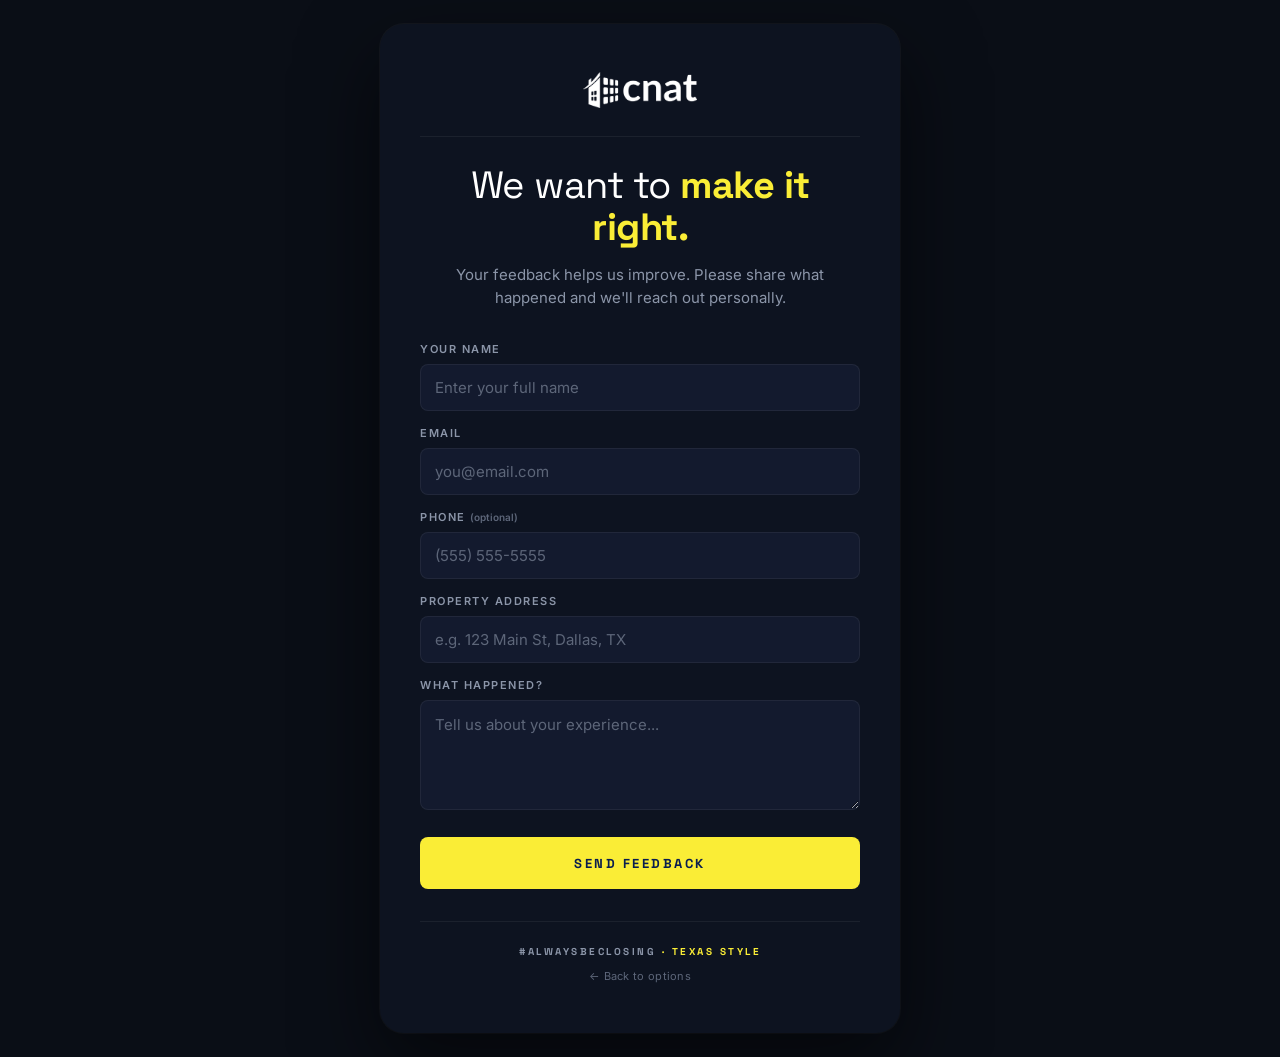
<file: feedback-form/index.html>
<!DOCTYPE html>
<html lang="en">
<head>
<meta charset="UTF-8">
<meta name="viewport" content="width=device-width, initial-scale=1.0, viewport-fit=cover">
<meta name="theme-color" content="#0a0e16">
<title>We want to make it right — CNAT Title</title>
<meta name="description" content="Your feedback helps us improve. Share what happened — we read every word and we'll reach out personally.">
<meta name="robots" content="noindex">

<meta property="og:type" content="website">
<meta property="og:url" content="https://cnattitle.tech/feedback-form">
<meta property="og:title" content="We want to make it right — CNAT Title">
<meta property="og:description" content="Tell us what happened. We read every word.">
<meta property="og:image" content="https://cnattitle.tech/assets/og-review.png?v=2">
<meta name="twitter:card" content="summary_large_image">
<meta name="twitter:image" content="https://cnattitle.tech/assets/og-review.png?v=2">

<link rel="icon" href="/assets/favicon.ico?v=3">
<link rel="icon" type="image/png" sizes="192x192" href="/assets/favicon-192.png?v=3">
<link rel="icon" type="image/png" sizes="512x512" href="/assets/icon-512.png?v=3">
<link rel="apple-touch-icon" sizes="180x180" href="/assets/apple-touch-icon.png?v=3">
<link rel="preconnect" href="https://fonts.googleapis.com">
<link rel="preconnect" href="https://fonts.gstatic.com" crossorigin>
<link href="https://fonts.googleapis.com/css2?family=Inter:wght@400;500;600;700&family=Space+Grotesk:wght@300;400;500;700;800&display=swap" rel="stylesheet">
<link rel="stylesheet" href="/assets/styles.css?v=5">
</head>
<body>
<main class="container">
  <header class="brand-bar">
    <a class="brand-logo" href="https://cnattitle.com" aria-label="CNAT Title — Community National Title">
      <img src="/assets/cnat-logo-white.png?v=2" alt="CNAT Title">
    </a>
  </header>

  <section class="hero">
    <h1>We want to <span class="accent">make it right.</span></h1>
    <p class="lead">Your feedback helps us improve. Please share what happened and we'll reach out personally.</p>
  </section>

  <form class="form-card" id="feedbackForm" novalidate>
    <div class="form-row">
      <label for="name">Your name</label>
      <input id="name" name="name" type="text" autocomplete="name" placeholder="Enter your full name" required>
    </div>
    <div class="form-row">
      <label for="email">Email</label>
      <input id="email" name="email" type="email" autocomplete="email" placeholder="you@email.com" required>
    </div>
    <div class="form-row">
      <label for="phone">Phone <span style="text-transform:none;letter-spacing:0;font-size:10px;color:var(--muted-2);">(optional)</span></label>
      <input id="phone" name="phone" type="tel" autocomplete="tel" placeholder="(555) 555-5555">
    </div>
    <div class="form-row">
      <label for="property">Property address</label>
      <input id="property" name="property" type="text" autocomplete="street-address" placeholder="e.g. 123 Main St, Dallas, TX" required>
    </div>
    <div class="form-row">
      <label for="message">What happened?</label>
      <textarea id="message" name="message" placeholder="Tell us about your experience..." required></textarea>
    </div>
    <div class="form-error" id="formError" role="alert"></div>
    <button class="btn" type="submit" id="submitBtn">Send feedback</button>
  </form>

  <footer class="footer">
    <div class="footer-tag">#AlwaysBeClosing <span class="gold">· Texas Style</span></div>
    <div><a href="/review">← Back to options</a></div>
  </footer>
</main>

<script>
(function() {
  // Posts to n8n workflow "CNAT cnattitle.tech — Review Feedback → GHL" (id jV8NSQOhdHXovMks)
  // Flow: webhook → upsert GHL contact (CNAT) → add note → email marketing@cnattitle.com → respond OK
  var WEBHOOK_URL = "https://n8n.cnattitle.tech/webhook/cnat-web-review-feedback";

  var form = document.getElementById('feedbackForm');
  var btn = document.getElementById('submitBtn');
  var err = document.getElementById('formError');

  form.addEventListener('submit', async function(e) {
    e.preventDefault();
    err.classList.remove('visible');
    err.textContent = '';

    var payload = {
      source: 'cnattitle.tech/feedback-form',
      submitted_at: new Date().toISOString(),
      name: document.getElementById('name').value.trim(),
      email: document.getElementById('email').value.trim(),
      phone: document.getElementById('phone').value.trim(),
      property_address: document.getElementById('property').value.trim(),
      message: document.getElementById('message').value.trim()
    };

    if (!payload.name || !payload.email || !payload.property_address || !payload.message) {
      err.textContent = 'Please fill in all required fields.';
      err.classList.add('visible');
      return;
    }

    btn.disabled = true;
    var originalText = btn.textContent;
    btn.textContent = 'Sending…';

    try {
      var res = await fetch(WEBHOOK_URL, {
        method: 'POST',
        headers: { 'Content-Type': 'application/json' },
        body: JSON.stringify(payload)
      });
      if (!res.ok && res.status !== 0) {
        throw new Error('Server responded ' + res.status);
      }
      window.location.href = '/thank-you';
    } catch (ex) {
      try {
        await fetch(WEBHOOK_URL, {
          method: 'POST',
          mode: 'no-cors',
          headers: { 'Content-Type': 'application/json' },
          body: JSON.stringify(payload)
        });
        window.location.href = '/thank-you';
      } catch (e2) {
        err.textContent = "We couldn't send that — please try again, or email us directly at hello@cnattitle.com.";
        err.classList.add('visible');
        btn.disabled = false;
        btn.textContent = originalText;
      }
    }
  });
})();
</script>
</body>
</html>
</file>
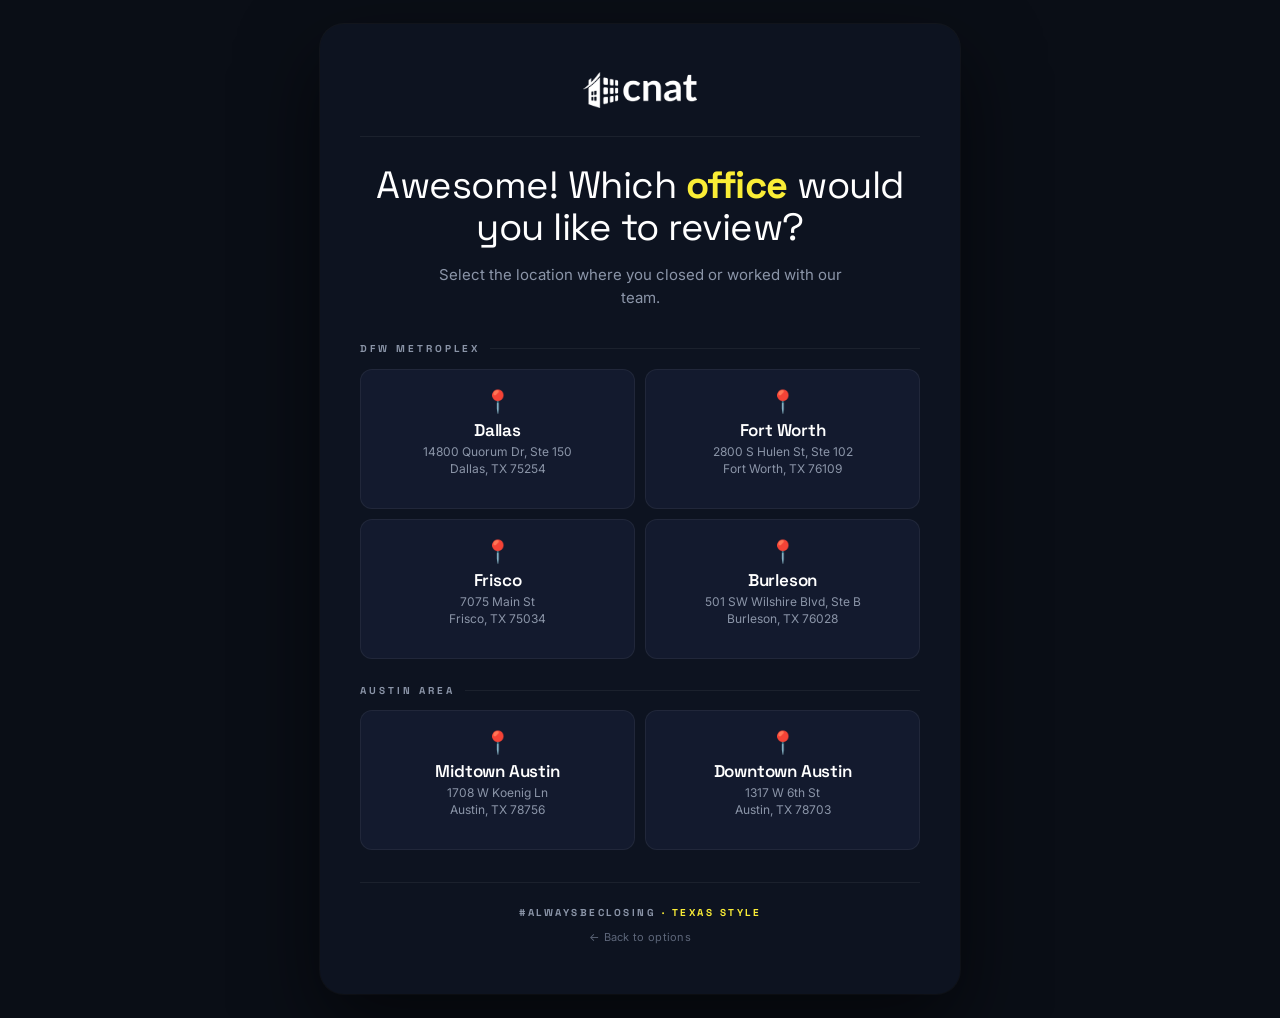
<file: locations-picker/index.html>
<!DOCTYPE html>
<html lang="en">
<head>
<meta charset="UTF-8">
<meta name="viewport" content="width=device-width, initial-scale=1.0, viewport-fit=cover">
<meta name="theme-color" content="#0a0e16">
<title>Select your location — CNAT Title Reviews</title>
<meta name="description" content="Pick the CNAT Title office where you closed. We'll take you to that location's Google review page.">
<meta name="robots" content="noindex">

<meta property="og:type" content="website">
<meta property="og:url" content="https://cnattitle.tech/locations-picker">
<meta property="og:title" content="Select your location — CNAT Title Reviews">
<meta property="og:description" content="Pick the CNAT office where you closed and leave a Google review.">
<meta property="og:image" content="https://cnattitle.tech/assets/og-review.png?v=2">
<meta name="twitter:card" content="summary_large_image">
<meta name="twitter:image" content="https://cnattitle.tech/assets/og-review.png?v=2">

<link rel="icon" href="/assets/favicon.ico?v=3">
<link rel="icon" type="image/png" sizes="192x192" href="/assets/favicon-192.png?v=3">
<link rel="icon" type="image/png" sizes="512x512" href="/assets/icon-512.png?v=3">
<link rel="apple-touch-icon" sizes="180x180" href="/assets/apple-touch-icon.png?v=3">
<link rel="preconnect" href="https://fonts.googleapis.com">
<link rel="preconnect" href="https://fonts.gstatic.com" crossorigin>
<link href="https://fonts.googleapis.com/css2?family=Inter:wght@400;500;600;700&family=Space+Grotesk:wght@300;400;500;700;800&display=swap" rel="stylesheet">
<link rel="stylesheet" href="/assets/styles.css?v=5">
</head>
<body>
<main class="container wide">
  <header class="brand-bar">
    <a class="brand-logo" href="https://cnattitle.com" aria-label="CNAT Title — Community National Title">
      <img src="/assets/cnat-logo-white.png?v=2" alt="CNAT Title">
    </a>
  </header>

  <section class="hero">
    <h1>Awesome! Which <span class="accent">office</span> would you like to review?</h1>
    <p class="lead">Select the location where you closed or worked with our team.</p>
  </section>

  <div class="loc-section">
    <div class="loc-section-label">DFW Metroplex</div>
    <div class="loc-grid">
      <a class="loc-card" href="https://g.page/r/CQre0xjLImjTEBM/review" target="_blank" rel="noopener">
        <span class="pin">📍</span>
        <div class="body">
          <div class="name">Dallas</div>
          <div class="addr">14800 Quorum Dr, Ste 150<br>Dallas, TX 75254</div>
        </div>
      </a>
      <a class="loc-card" href="https://g.page/r/CRkDePXNKR9-EBM/review" target="_blank" rel="noopener">
        <span class="pin">📍</span>
        <div class="body">
          <div class="name">Fort Worth</div>
          <div class="addr">2800 S Hulen St, Ste 102<br>Fort Worth, TX 76109</div>
        </div>
      </a>
      <a class="loc-card" href="https://g.page/r/CTYy4JSdMfCrEBM/review" target="_blank" rel="noopener">
        <span class="pin">📍</span>
        <div class="body">
          <div class="name">Frisco</div>
          <div class="addr">7075 Main St<br>Frisco, TX 75034</div>
        </div>
      </a>
      <a class="loc-card" href="https://g.page/r/CYES147pYTyJEBM/review" target="_blank" rel="noopener">
        <span class="pin">📍</span>
        <div class="body">
          <div class="name">Burleson</div>
          <div class="addr">501 SW Wilshire Blvd, Ste B<br>Burleson, TX 76028</div>
        </div>
      </a>
    </div>
  </div>

  <div class="loc-section">
    <div class="loc-section-label">Austin Area</div>
    <div class="loc-grid">
      <a class="loc-card" href="https://g.page/r/Ccyx48fspx4PEBM/review" target="_blank" rel="noopener">
        <span class="pin">📍</span>
        <div class="body">
          <div class="name">Midtown Austin</div>
          <div class="addr">1708 W Koenig Ln<br>Austin, TX 78756</div>
        </div>
      </a>
      <a class="loc-card" href="https://g.page/r/CbiEg0JSSDduEBM/review" target="_blank" rel="noopener">
        <span class="pin">📍</span>
        <div class="body">
          <div class="name">Downtown Austin</div>
          <div class="addr">1317 W 6th St<br>Austin, TX 78703</div>
        </div>
      </a>
    </div>
  </div>

  <footer class="footer">
    <div class="footer-tag">#AlwaysBeClosing <span class="gold">· Texas Style</span></div>
    <div><a href="/review">← Back to options</a></div>
  </footer>
</main>
</body>
</html>
</file>
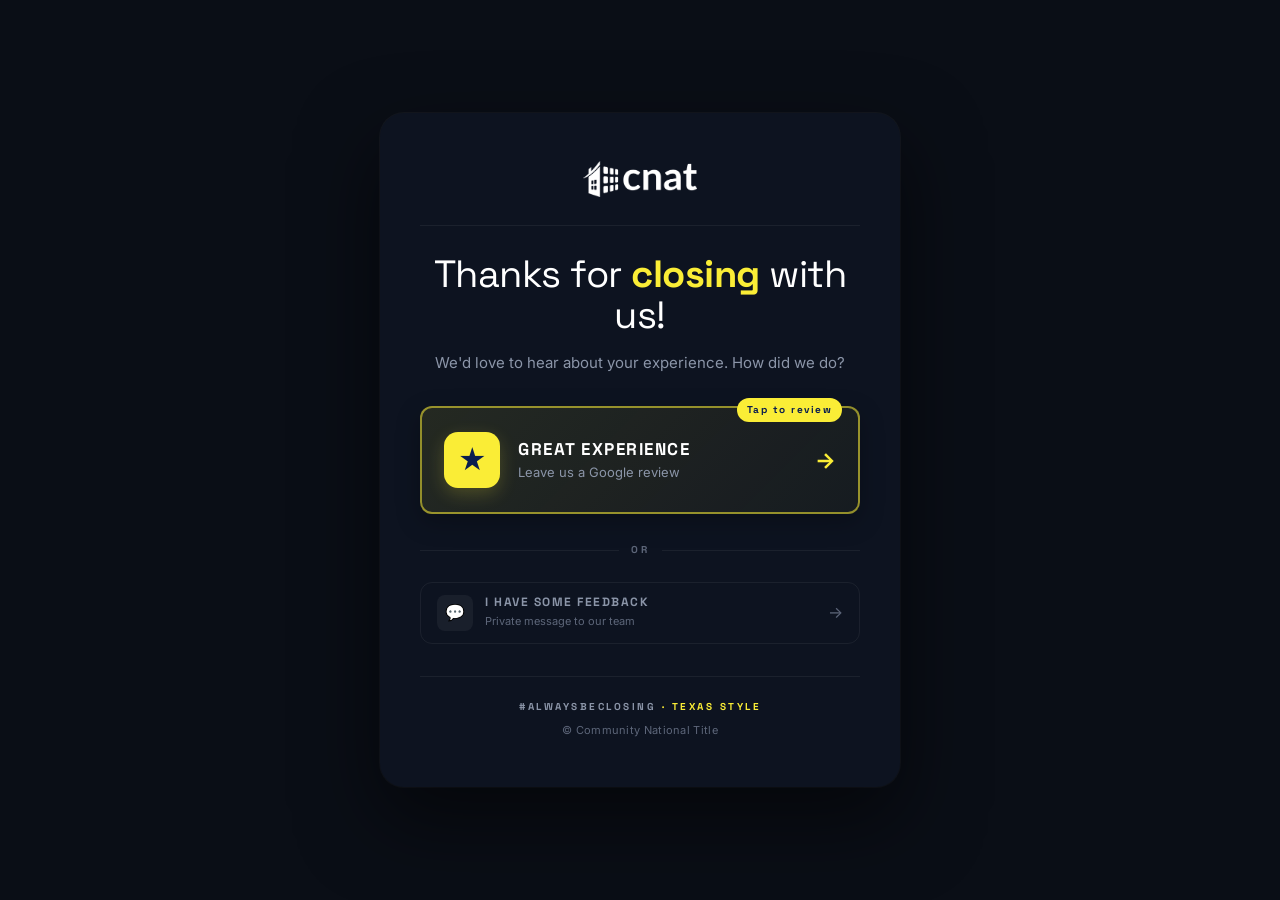
<file: review/index.html>
<!DOCTYPE html>
<html lang="en">
<head>
<meta charset="UTF-8">
<meta name="viewport" content="width=device-width, initial-scale=1.0, viewport-fit=cover">
<meta name="theme-color" content="#0a0e16">
<title>Thanks for closing with us — CNAT Title</title>
<meta name="description" content="Your closing is done. Tell us how it went — two clicks, sixty seconds.">
<meta name="robots" content="noindex">

<meta property="og:type" content="website">
<meta property="og:url" content="https://cnattitle.tech/review">
<meta property="og:title" content="Thanks for closing with us — CNAT Title">
<meta property="og:description" content="Your closing is done. Tell us how we did — two clicks, sixty seconds.">
<meta property="og:image" content="https://cnattitle.tech/assets/og-review.png?v=2">
<meta property="og:image:width" content="1200">
<meta property="og:image:height" content="630">
<meta property="og:image:alt" content="CNAT Title — Thanks for closing with us">
<meta property="og:site_name" content="CNAT Title">

<meta name="twitter:card" content="summary_large_image">
<meta name="twitter:title" content="Thanks for closing with us — CNAT Title">
<meta name="twitter:description" content="Your closing is done. Tell us how we did — two clicks, sixty seconds.">
<meta name="twitter:image" content="https://cnattitle.tech/assets/og-review.png?v=2">

<link rel="icon" href="/assets/favicon.ico?v=3">
<link rel="icon" type="image/png" sizes="192x192" href="/assets/favicon-192.png?v=3">
<link rel="icon" type="image/png" sizes="512x512" href="/assets/icon-512.png?v=3">
<link rel="apple-touch-icon" sizes="180x180" href="/assets/apple-touch-icon.png?v=3">
<link rel="preconnect" href="https://fonts.googleapis.com">
<link rel="preconnect" href="https://fonts.gstatic.com" crossorigin>
<link href="https://fonts.googleapis.com/css2?family=Inter:wght@400;500;600;700&family=Space+Grotesk:wght@300;400;500;700;800&display=swap" rel="stylesheet">
<link rel="stylesheet" href="/assets/styles.css?v=5">
</head>
<body>
<main class="container">
  <header class="brand-bar">
    <a class="brand-logo" href="https://cnattitle.com" aria-label="CNAT Title — Community National Title">
      <img src="/assets/cnat-logo-white.png?v=2" alt="CNAT Title">
    </a>
  </header>

  <section class="hero">
    <h1>Thanks for <span class="accent">closing</span> with us!</h1>
    <p class="lead">We'd love to hear about your experience. How did we do?</p>
  </section>

  <section class="choice-grid">
    <a class="choice" href="/locations-picker">
      <span class="badge">Tap to review</span>
      <div class="icon">★</div>
      <div class="copy">
        <h3>Great experience</h3>
        <p>Leave us a Google review</p>
      </div>
      <div class="arrow">→</div>
    </a>
    <div class="choice-divider">or</div>
    <a class="choice secondary" href="/feedback-form">
      <div class="icon">💬</div>
      <div class="copy">
        <h3>I have some feedback</h3>
        <p>Private message to our team</p>
      </div>
      <div class="arrow">→</div>
    </a>
  </section>

  <footer class="footer">
    <div class="footer-tag">#AlwaysBeClosing <span class="gold">· Texas Style</span></div>
    <div>© Community National Title</div>
  </footer>
</main>
</body>
</html>
</file>
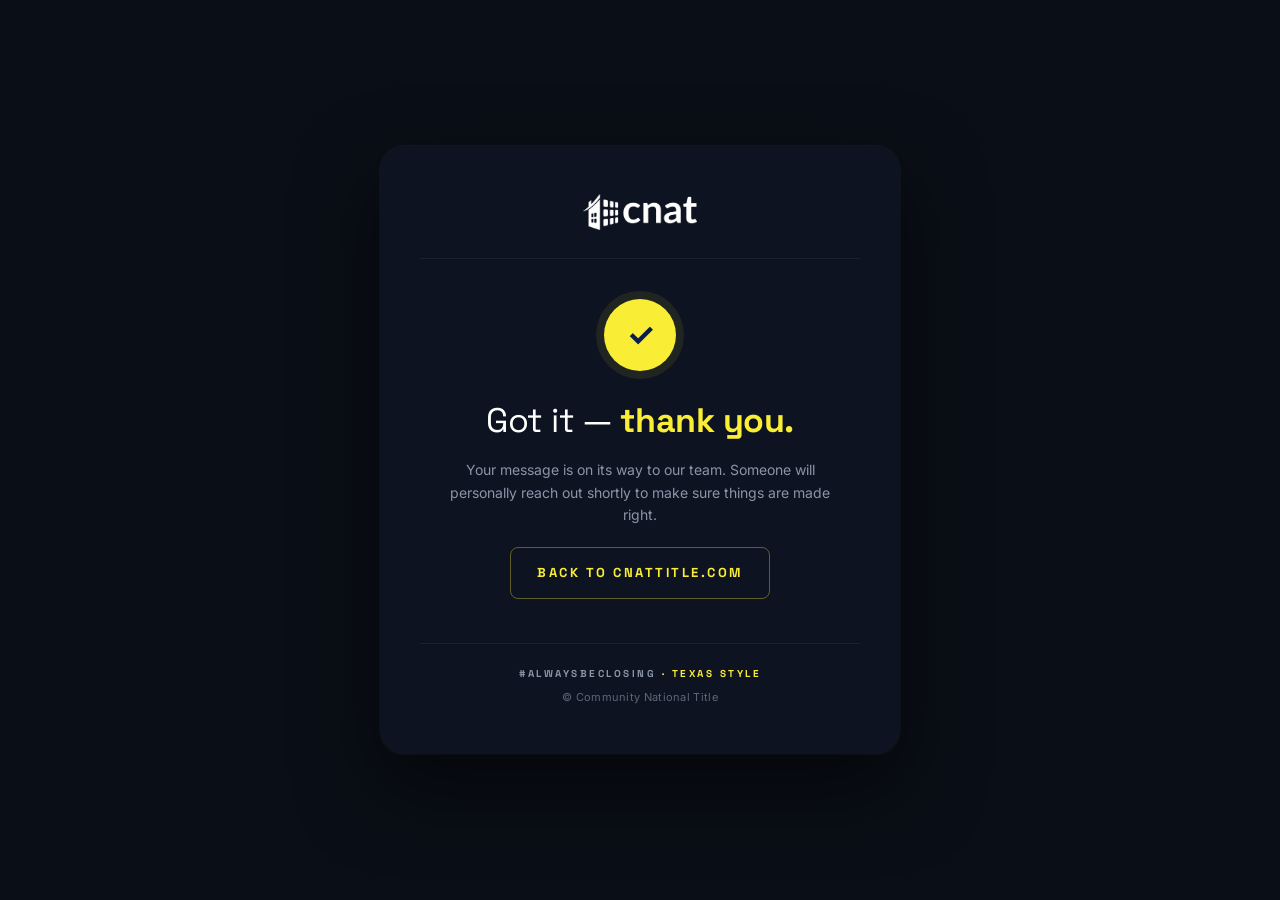
<file: thank-you/index.html>
<!DOCTYPE html>
<html lang="en">
<head>
<meta charset="UTF-8">
<meta name="viewport" content="width=device-width, initial-scale=1.0, viewport-fit=cover">
<meta name="theme-color" content="#0a0e16">
<title>Thank you — CNAT Title</title>
<meta name="description" content="Thanks for your feedback. Someone from our team will reach out shortly.">
<meta name="robots" content="noindex">

<meta property="og:type" content="website">
<meta property="og:url" content="https://cnattitle.tech/thank-you">
<meta property="og:title" content="Thank you — CNAT Title">
<meta property="og:description" content="We got your message. Someone from our team will reach out shortly.">
<meta property="og:image" content="https://cnattitle.tech/assets/og-review.png?v=2">
<meta name="twitter:card" content="summary_large_image">
<meta name="twitter:image" content="https://cnattitle.tech/assets/og-review.png?v=2">

<link rel="icon" href="/assets/favicon.ico?v=3">
<link rel="icon" type="image/png" sizes="192x192" href="/assets/favicon-192.png?v=3">
<link rel="icon" type="image/png" sizes="512x512" href="/assets/icon-512.png?v=3">
<link rel="apple-touch-icon" sizes="180x180" href="/assets/apple-touch-icon.png?v=3">
<link rel="preconnect" href="https://fonts.googleapis.com">
<link rel="preconnect" href="https://fonts.gstatic.com" crossorigin>
<link href="https://fonts.googleapis.com/css2?family=Inter:wght@400;500;600;700&family=Space+Grotesk:wght@300;400;500;700;800&display=swap" rel="stylesheet">
<link rel="stylesheet" href="/assets/styles.css?v=5">
</head>
<body>
<main class="container">
  <header class="brand-bar">
    <a class="brand-logo" href="https://cnattitle.com" aria-label="CNAT Title — Community National Title">
      <img src="/assets/cnat-logo-white.png?v=2" alt="CNAT Title">
    </a>
  </header>

  <section class="success-card">
    <div class="success-mark">✓</div>
    <h1>Got it — <span class="accent">thank you.</span></h1>
    <p>Your message is on its way to our team. Someone will personally reach out shortly to make sure things are made right.</p>
    <a class="btn secondary" href="https://cnattitle.com" style="max-width:260px;">Back to cnattitle.com</a>
  </section>

  <footer class="footer">
    <div class="footer-tag">#AlwaysBeClosing <span class="gold">· Texas Style</span></div>
    <div>© Community National Title</div>
  </footer>
</main>
</body>
</html>
</file>
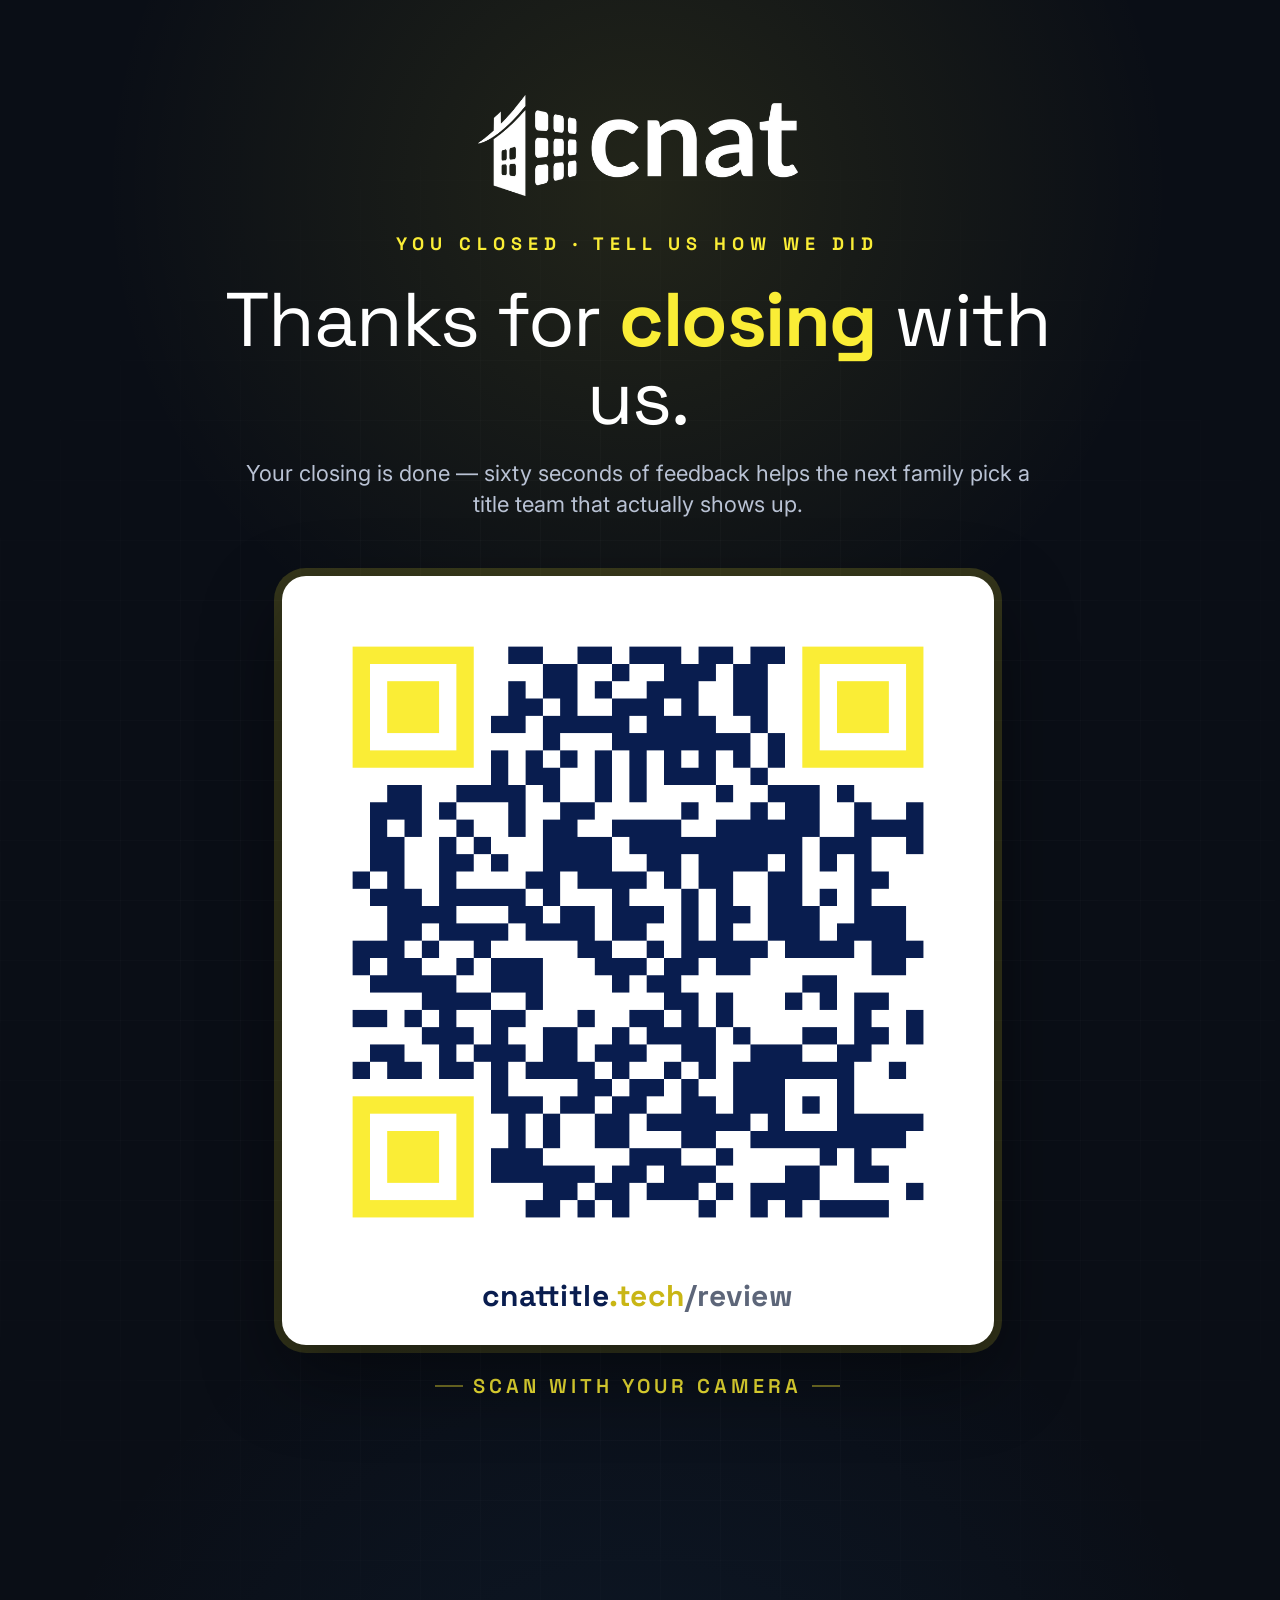
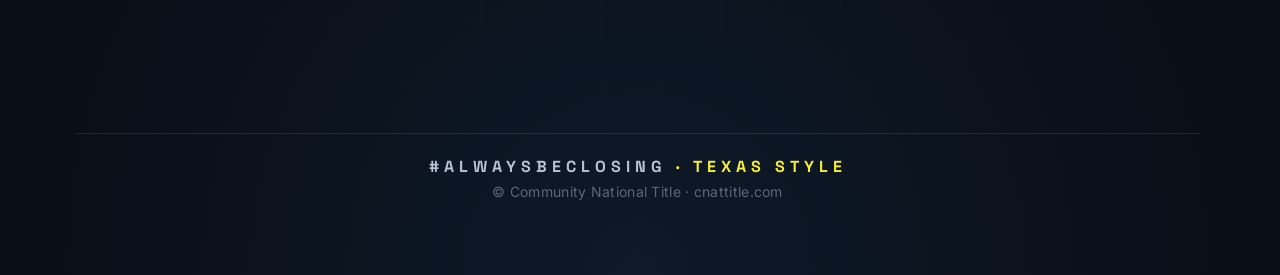
<file: print/4x6-review-qr.html>
<!DOCTYPE html>
<html lang="en">
<head>
<meta charset="UTF-8">
<title>CNAT · 4x6 Print · Review QR</title>
<link href="https://fonts.googleapis.com/css2?family=Inter:wght@400;500;600;700&family=Space+Grotesk:wght@300;400;500;600;700;800&display=swap" rel="stylesheet">
<style>
  /* 4x6 inches at 300 DPI with 0.125" bleed each side = 4.25x6.25 in = 1275x1875 px */
  * { margin: 0; padding: 0; box-sizing: border-box; }
  html, body {
    width: 1275px; height: 1875px; overflow: hidden;
    font-family: 'Inter', sans-serif;
    color: #fff;
  }
  body {
    width: 1275px; height: 1875px;
    background: #0a0e16;
    position: relative;
    display: flex; flex-direction: column;
  }

  /* Decorative background layers */
  .bg-glow {
    position: absolute; inset: 0;
    background:
      radial-gradient(ellipse 60% 40% at 50% 10%, rgba(250,237,54,0.10), transparent 70%),
      radial-gradient(ellipse 70% 50% at 50% 100%, rgba(45,125,210,0.10), transparent 70%);
    pointer-events: none;
  }
  .grid {
    position: absolute; inset: 0;
    background-image:
      linear-gradient(rgba(255,255,255,0.025) 1px, transparent 1px),
      linear-gradient(90deg, rgba(255,255,255,0.025) 1px, transparent 1px);
    background-size: 60px 60px;
    mask-image: radial-gradient(ellipse 80% 60% at 50% 50%, rgba(0,0,0,0.85) 40%, transparent 85%);
  }

  /* Safe zone — 0.125" trim + 0.125" safe area inset (0.25" from each edge) */
  .frame {
    position: relative;
    z-index: 2;
    flex: 1;
    padding: 75px 75px;            /* 0.25" safe zone */
    display: flex; flex-direction: column;
    align-items: center;
    text-align: center;
  }

  /* Header — logo */
  .logo {
    width: 320px;
    margin-top: 20px;
  }
  .logo img { width: 100%; height: auto; display: block; }

  .eyebrow {
    margin-top: 36px;
    font-family: 'Space Grotesk', sans-serif;
    font-size: 18px;
    font-weight: 700;
    letter-spacing: 6px;
    text-transform: uppercase;
    color: #faed36;
  }

  /* Headline */
  h1 {
    margin-top: 26px;
    font-family: 'Space Grotesk', sans-serif;
    font-weight: 400;
    font-size: 76px;
    line-height: 1.02;
    letter-spacing: -1.5px;
    max-width: 880px;
  }
  h1 .accent {
    color: #faed36;
    font-weight: 700;
  }

  .lead {
    margin-top: 22px;
    font-size: 22px;
    line-height: 1.4;
    color: #b9c2d4;
    max-width: 800px;
    font-weight: 400;
  }

  /* QR card */
  .qr-card {
    margin-top: 56px;
    background: #ffffff;
    padding: 36px 36px 30px;
    border-radius: 24px;
    box-shadow:
      0 30px 80px rgba(0,0,0,0.45),
      0 0 0 8px rgba(250,237,54,0.18);
    position: relative;
  }
  .qr-card .qr-wrap {
    width: 640px; height: 640px;
    display: block;
  }
  .qr-card .qr-wrap img { width: 100%; height: 100%; display: block; }

  .qr-url {
    margin-top: 24px;
    font-family: 'Space Grotesk', sans-serif;
    font-weight: 700;
    font-size: 30px;
    letter-spacing: 0.5px;
    color: #091d4f;
    text-align: center;
  }
  .qr-url .acc { color: #c9b615; }
  .qr-url .dim { color: #5d6679; }

  .qr-helper {
    margin-top: 28px;
    font-family: 'Space Grotesk', sans-serif;
    font-weight: 600;
    font-size: 20px;
    letter-spacing: 4px;
    text-transform: uppercase;
    color: #faed36;
    display: inline-flex; align-items: center; gap: 10px;
  }
  .qr-helper::before, .qr-helper::after {
    content: ""; width: 28px; height: 2px; background: rgba(250,237,54,0.45);
  }

  /* Spacer pushes footer to bottom */
  .spacer { flex: 1; min-height: 20px; }

  /* Footer */
  .footer {
    width: 100%;
    padding-top: 22px;
    border-top: 1px solid rgba(255,255,255,0.10);
    display: flex; flex-direction: column; align-items: center; gap: 6px;
  }
  .footer .tag {
    font-family: 'Space Grotesk', sans-serif;
    font-size: 16px;
    font-weight: 700;
    letter-spacing: 5px;
    text-transform: uppercase;
    color: #b9c2d4;
  }
  .footer .tag .gold { color: #faed36; }
  .footer .copy {
    font-size: 14px;
    color: #5d6679;
    letter-spacing: 0.3px;
  }
</style>
</head>
<body>
  <div class="bg-glow"></div>
  <div class="grid"></div>

  <div class="frame">
    <div class="logo">
      <img src="../assets/cnat-logo-white.png" alt="CNAT Title">
    </div>

    <div class="eyebrow">You closed · Tell us how we did</div>

    <h1>Thanks for <span class="accent">closing</span> with us.</h1>
    <p class="lead">Your closing is done — sixty seconds of feedback helps the next family pick a title team that actually shows up.</p>

    <div class="qr-card">
      <div class="qr-wrap"><img src="../assets/qr-review-print.png" alt="QR code"></div>
      <div class="qr-url">cnattitle<span class="acc">.tech</span><span class="dim">/review</span></div>
    </div>

    <div class="qr-helper">Scan with your camera</div>

    <div class="spacer"></div>

    <div class="footer">
      <div class="tag">#AlwaysBeClosing <span class="gold">· Texas Style</span></div>
      <div class="copy">© Community National Title · cnattitle.com</div>
    </div>
  </div>
</body>
</html>
</file>
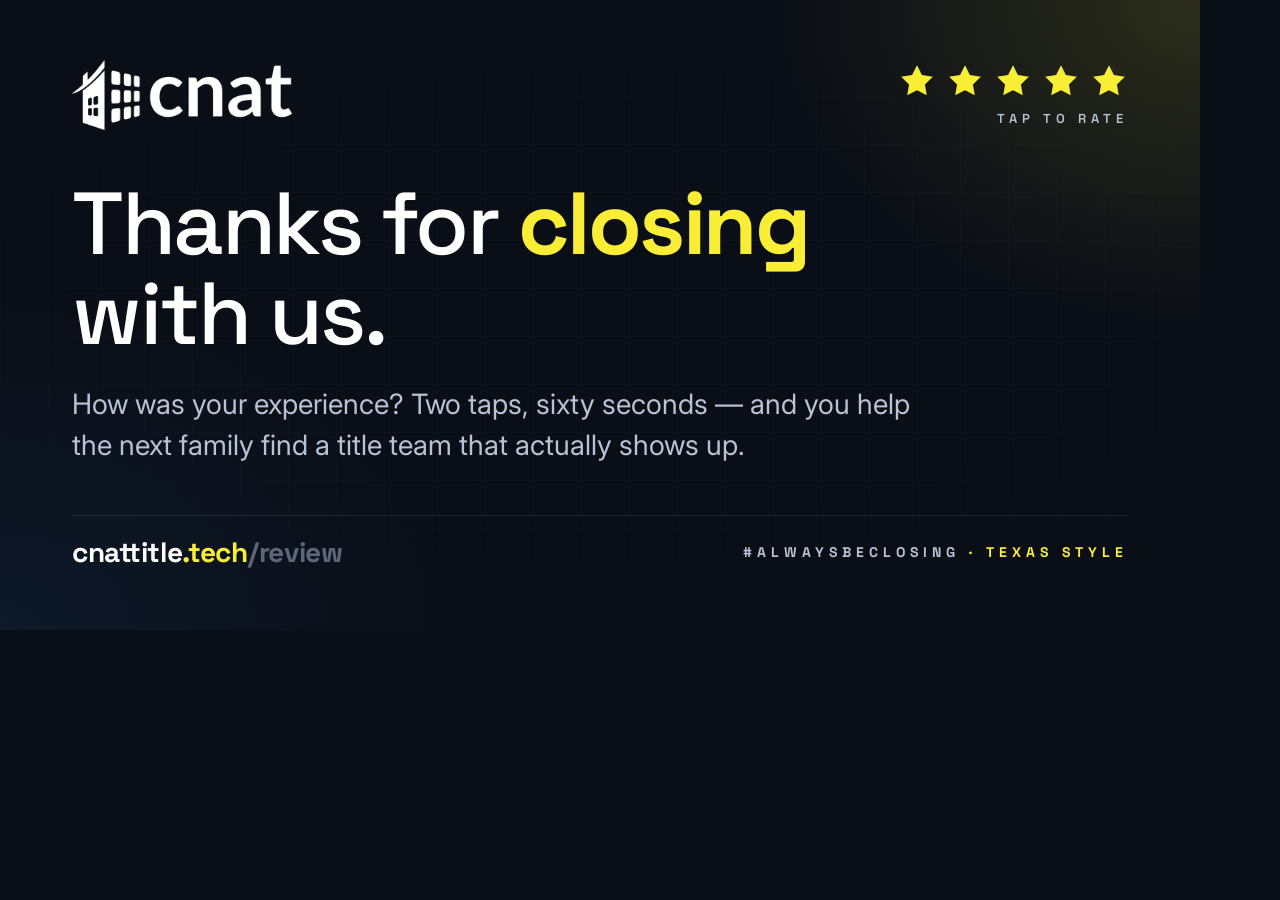
<file: print/og-review.html>
<!DOCTYPE html>
<html lang="en">
<head>
<meta charset="UTF-8">
<title>OG · cnattitle.tech/review</title>
<link href="https://fonts.googleapis.com/css2?family=Inter:wght@400;500;600;700&family=Space+Grotesk:wght@300;400;500;600;700;800&display=swap" rel="stylesheet">
<style>
  /* 1200 x 630 */
  * { margin:0; padding:0; box-sizing:border-box; }
  html, body {
    width: 1200px; height: 630px;
    background: #0a0e16;
    color: #fff;
    font-family: 'Inter', sans-serif;
    overflow: hidden;
    position: relative;
  }
  .bg-glow {
    position: absolute; inset: 0;
    background:
      radial-gradient(ellipse 55% 80% at 100% 0%, rgba(250,237,54,0.14), transparent 65%),
      radial-gradient(ellipse 60% 85% at 0% 100%, rgba(45,125,210,0.10), transparent 65%);
    pointer-events: none;
  }
  .grid {
    position: absolute; inset: 0;
    background-image:
      linear-gradient(rgba(255,255,255,0.025) 1px, transparent 1px),
      linear-gradient(90deg, rgba(255,255,255,0.025) 1px, transparent 1px);
    background-size: 48px 48px;
    mask-image: radial-gradient(ellipse 80% 60% at 50% 50%, rgba(0,0,0,0.85) 40%, transparent 90%);
  }
  .frame {
    position: relative;
    z-index: 2;
    width: 100%; height: 100%;
    padding: 60px 72px;
    display: flex; flex-direction: column;
    justify-content: space-between;
  }
  .top {
    display: flex; justify-content: space-between; align-items: center;
  }
  .logo { width: 220px; }
  .logo img { width: 100%; display: block; }

  .stars-block {
    display: flex; flex-direction: column; align-items: flex-end; gap: 10px;
  }
  .stars {
    display: flex; gap: 10px;
    color: #faed36;
    line-height: 1;
  }
  .stars svg { width: 38px; height: 38px; display: block; }
  .stars-label {
    font-family: 'Space Grotesk', sans-serif;
    font-size: 13px;
    letter-spacing: 5px;
    text-transform: uppercase;
    color: #b9c2d4;
    font-weight: 600;
  }

  .middle {
    display: flex; flex-direction: column;
    justify-content: center;
    max-width: 980px;
  }
  h1 {
    font-family: 'Space Grotesk', sans-serif;
    font-weight: 500;
    font-size: 88px;
    line-height: 1.02;
    letter-spacing: -2.5px;
  }
  h1 .accent { color: #faed36; font-weight: 700; }
  .lead {
    margin-top: 26px;
    font-size: 28px;
    line-height: 1.45;
    color: #b9c2d4;
    font-weight: 400;
    max-width: 880px;
  }

  .bottom {
    display: flex; justify-content: space-between; align-items: center;
    padding-top: 18px;
    border-top: 1px solid rgba(255,255,255,0.08);
  }
  .url {
    font-family: 'Space Grotesk', sans-serif;
    font-size: 28px;
    font-weight: 700;
    letter-spacing: -0.3px;
  }
  .url .tld { color: #faed36; }
  .url .path { color: #5d6679; }
  .tag {
    font-family: 'Space Grotesk', sans-serif;
    font-size: 14px;
    letter-spacing: 5px;
    text-transform: uppercase;
    color: #b9c2d4;
    font-weight: 700;
  }
  .tag .gold { color: #faed36; }
</style>
</head>
<body>
  <div class="bg-glow"></div>
  <div class="grid"></div>

  <div class="frame">
    <div class="top">
      <div class="logo">
        <img src="../assets/cnat-logo-white.png" alt="CNAT Title">
      </div>
      <div class="stars-block">
        <div class="stars">
          <svg viewBox="0 0 24 24" fill="currentColor"><path d="M12 2l3.09 6.26L22 9.27l-5 4.87 1.18 6.88L12 17.77l-6.18 3.25L7 14.14 2 9.27l6.91-1.01L12 2z"/></svg>
          <svg viewBox="0 0 24 24" fill="currentColor"><path d="M12 2l3.09 6.26L22 9.27l-5 4.87 1.18 6.88L12 17.77l-6.18 3.25L7 14.14 2 9.27l6.91-1.01L12 2z"/></svg>
          <svg viewBox="0 0 24 24" fill="currentColor"><path d="M12 2l3.09 6.26L22 9.27l-5 4.87 1.18 6.88L12 17.77l-6.18 3.25L7 14.14 2 9.27l6.91-1.01L12 2z"/></svg>
          <svg viewBox="0 0 24 24" fill="currentColor"><path d="M12 2l3.09 6.26L22 9.27l-5 4.87 1.18 6.88L12 17.77l-6.18 3.25L7 14.14 2 9.27l6.91-1.01L12 2z"/></svg>
          <svg viewBox="0 0 24 24" fill="currentColor"><path d="M12 2l3.09 6.26L22 9.27l-5 4.87 1.18 6.88L12 17.77l-6.18 3.25L7 14.14 2 9.27l6.91-1.01L12 2z"/></svg>
        </div>
        <div class="stars-label">Tap to rate</div>
      </div>
    </div>

    <div class="middle">
      <h1>Thanks for <span class="accent">closing</span><br>with us.</h1>
      <p class="lead">How was your experience? Two taps, sixty seconds &mdash; and you help the next family find a title team that actually shows up.</p>
    </div>

    <div class="bottom">
      <div class="url">cnattitle<span class="tld">.tech</span><span class="path">/review</span></div>
      <div class="tag">#AlwaysBeClosing <span class="gold">&middot; Texas Style</span></div>
    </div>
  </div>
</body>
</html>
</file>
<file: assets/styles.css>
/* CNAT Title — cnattitle.tech (v3: dark/contained refactor) */
:root {
  --bg-page: #0a0e16;        /* near-black page bg, like old GHL */
  --card: #0d1320;           /* main floating card */
  --card-2: #131a2e;         /* interior elements (buttons, inputs, sub-cards) */
  --card-3: #1a2238;         /* hover state */
  --navy: #091d4f;           /* CNAT brand navy */
  --yellow: #faed36;
  --yellow-dim: #d6cb2c;
  --white: #ffffff;
  --muted: #8b95a8;          /* secondary text */
  --muted-2: #5d6679;        /* tertiary text */
  --line: rgba(255,255,255,0.06);
  --line-soft: rgba(255,255,255,0.03);
  --radius: 24px;
  --radius-sm: 12px;
  --radius-xs: 8px;
  --shadow-card: 0 32px 80px rgba(0,0,0,0.55), 0 0 0 1px rgba(255,255,255,0.04);
  --font-display: 'Space Grotesk', 'Montserrat', system-ui, sans-serif;
  --font-body: 'Inter', system-ui, -apple-system, Segoe UI, Roboto, sans-serif;
}

* { box-sizing: border-box; margin: 0; padding: 0; }
html, body {
  -webkit-text-size-adjust: 100%;
  overflow-x: hidden;          /* prevent any rogue horizontal scroll */
}
body {
  font-family: var(--font-body);
  font-size: 16px;
  line-height: 1.55;
  color: var(--white);
  background: var(--bg-page);
  min-height: 100vh;
  min-height: 100dvh;
  display: flex;
  flex-direction: column;
  justify-content: center;
  align-items: stretch;
  padding: 24px 0;
}

img { max-width: 100%; display: block; }
a { color: var(--yellow); text-decoration: none; }
a:hover { text-decoration: underline; }

/* Floating card layout */
.container {
  max-width: 520px;
  margin: 0 auto;
  background: var(--card);
  border-radius: var(--radius);
  box-shadow: var(--shadow-card);
  padding: 48px 40px;
  position: relative;
  width: 100%;
}
.container.wide { max-width: 640px; }

/* Brand bar */
.brand-bar {
  display: flex;
  justify-content: center;
  padding-bottom: 28px;
  margin-bottom: 28px;
  border-bottom: 1px solid var(--line);
}
.brand-logo { display: inline-block; }
.brand-logo img { display: block; height: 36px; width: auto; max-width: 180px; }

/* Hero (centered, premium) */
.hero { text-align: center; margin-bottom: 32px; }
.hero h1 {
  font-family: var(--font-display);
  font-weight: 400;
  font-size: clamp(28px, 6vw, 38px);
  line-height: 1.1;
  letter-spacing: -0.5px;
  margin-bottom: 14px;
}
.hero h1 .accent {
  color: var(--yellow);
  font-weight: 700;
}
.hero p.lead {
  font-size: 15px;
  color: var(--muted);
  line-height: 1.55;
  max-width: 420px;
  margin: 0 auto;
}

/* Choice cards (used on /review) */
.choice-grid { display: grid; grid-template-columns: 1fr; gap: 12px; margin-bottom: 8px; }

/* Primary CTA — the one we want them to pick */
.choice {
  display: flex; gap: 18px;
  background: linear-gradient(135deg, rgba(250,237,54,0.10), rgba(250,237,54,0.04));
  border: 2px solid rgba(250,237,54,0.55);
  border-radius: var(--radius-sm);
  padding: 24px 22px;
  align-items: center;
  text-decoration: none;
  color: var(--white);
  transition: transform 0.15s ease, border-color 0.2s ease, background 0.2s ease, box-shadow 0.2s ease;
  position: relative;
  box-shadow: 0 0 0 0 rgba(250,237,54,0.0), 0 8px 24px rgba(0,0,0,0.25);
}
.choice:hover {
  transform: translateY(-2px);
  border-color: var(--yellow);
  box-shadow: 0 0 0 4px rgba(250,237,54,0.10), 0 14px 30px rgba(0,0,0,0.35);
  text-decoration: none;
}
.choice .badge {
  position: absolute;
  top: -10px; right: 16px;
  background: var(--yellow);
  color: var(--navy);
  font-family: var(--font-display);
  font-size: 10px;
  font-weight: 700;
  letter-spacing: 1.5px;
  padding: 4px 10px;
  border-radius: 999px;
}
.choice .icon {
  flex: 0 0 56px; width: 56px; height: 56px;
  border-radius: 14px;
  display: flex; align-items: center; justify-content: center;
  font-size: 28px;
  background: var(--yellow);
  color: var(--navy);
  box-shadow: 0 6px 18px rgba(250,237,54,0.20);
}
.choice .copy { flex: 1; min-width: 0; }
.choice .copy h3 {
  font-family: var(--font-display);
  font-size: 17px;
  font-weight: 700;
  letter-spacing: 1.5px;
  text-transform: uppercase;
  color: var(--white);
  margin-bottom: 4px;
  line-height: 1.15;
}
.choice .copy p { font-size: 13px; color: var(--muted); line-height: 1.4; margin: 0; }
.choice .arrow { color: var(--yellow); font-size: 22px; flex-shrink: 0; font-weight: 700; }

/* Secondary CTA — smaller, quieter "alternative" */
.choice.secondary {
  background: transparent;
  border: 1px solid var(--line);
  padding: 12px 16px;
  gap: 12px;
  box-shadow: none;
  min-height: 0;
}
.choice.secondary:hover {
  background: var(--card-2);
  border-color: rgba(255,255,255,0.10);
  box-shadow: none;
  transform: translateY(-1px);
}
.choice.secondary .icon {
  flex: 0 0 36px; width: 36px; height: 36px;
  border-radius: 8px;
  background: rgba(255,255,255,0.05);
  color: var(--muted);
  font-size: 16px;
  box-shadow: none;
}
.choice.secondary .copy h3 {
  font-size: 12px;
  letter-spacing: 1.5px;
  color: var(--muted);
}
.choice.secondary .copy p { font-size: 11px; color: var(--muted-2); }
.choice.secondary .arrow { color: var(--muted-2); font-size: 16px; font-weight: 400; }

/* Divider between primary and secondary */
.choice-divider {
  display: flex; align-items: center; gap: 12px;
  margin: 16px 0 12px;
  font-family: var(--font-display);
  font-size: 10px;
  font-weight: 700;
  letter-spacing: 3px;
  text-transform: uppercase;
  color: var(--muted-2);
}
.choice-divider::before, .choice-divider::after {
  content: ""; flex: 1; height: 1px; background: var(--line);
}

/* Locations grid: 2-col tiles desktop, 1-col rows mobile */
.loc-section { margin-bottom: 24px; }
.loc-section .loc-section-label {
  font-family: var(--font-display);
  font-size: 10px;
  font-weight: 700;
  color: var(--muted);
  letter-spacing: 3px;
  text-transform: uppercase;
  margin-bottom: 12px;
  display: flex; align-items: center; gap: 10px;
}
.loc-section .loc-section-label::after { content: ""; flex: 1; height: 1px; background: var(--line); }

/* Desktop tile layout */
.loc-grid { display: grid; grid-template-columns: repeat(2, 1fr); gap: 10px; }
.loc-card {
  background: var(--card-2);
  border: 1px solid var(--line);
  border-radius: var(--radius-sm);
  padding: 20px 16px 18px;
  display: flex; flex-direction: column; align-items: center; gap: 8px;
  text-decoration: none; color: var(--white);
  transition: transform 0.15s ease, border-color 0.2s ease, background 0.2s ease;
  text-align: center;
  min-height: 140px;
}
.loc-card:hover {
  transform: translateY(-2px);
  background: var(--card-3);
  border-color: rgba(250,237,54,0.30);
  text-decoration: none;
}
.loc-card .pin {
  font-size: 22px;
  line-height: 1;
}
.loc-card .body { display: flex; flex-direction: column; gap: 4px; align-items: center; }
.loc-card .name {
  font-family: var(--font-display);
  font-weight: 600;
  font-size: 17px;
  letter-spacing: -0.2px;
  line-height: 1.2;
  color: var(--white);
}
.loc-card .addr {
  font-family: var(--font-body);
  font-weight: 400;
  font-size: 12px;
  line-height: 1.4;
  color: var(--muted);
  max-width: 200px;
}
.loc-card .hint { display: none; }
.loc-card .arrow { display: none; }

/* Form */
.form-card { margin-bottom: 8px; }
.form-row { margin-bottom: 14px; }
.form-row label {
  display: block;
  font-size: 11px;
  font-weight: 600;
  letter-spacing: 1.5px;
  text-transform: uppercase;
  color: var(--muted);
  margin-bottom: 6px;
}
.form-row input,
.form-row textarea {
  width: 100%;
  padding: 13px 14px;
  background: var(--card-2);
  border: 1px solid var(--line);
  border-radius: var(--radius-xs);
  color: var(--white);
  font-size: 15px;
  font-family: inherit;
  -webkit-appearance: none;
  appearance: none;
  transition: border-color 0.15s, background 0.15s;
}
.form-row input:focus,
.form-row textarea:focus {
  outline: none;
  border-color: var(--yellow);
  background: var(--card-3);
}
.form-row input::placeholder,
.form-row textarea::placeholder { color: var(--muted-2); }
.form-row textarea { min-height: 110px; resize: vertical; line-height: 1.5; }
.form-error { display: none; color: #ff9494; font-size: 13px; margin: 4px 0 10px; }
.form-error.visible { display: block; }

/* Primary action button — refined pill */
.btn {
  display: inline-flex; align-items: center; justify-content: center; gap: 10px;
  width: 100%;
  padding: 15px 24px;
  background: var(--yellow);
  color: var(--navy);
  border: none;
  border-radius: var(--radius-xs);
  font-family: var(--font-display);
  font-weight: 700;
  font-size: 13px;
  letter-spacing: 2.5px;
  text-transform: uppercase;
  cursor: pointer;
  transition: transform 0.15s ease, background 0.2s ease;
  min-height: 52px;
  margin-top: 6px;
}
.btn:hover { transform: translateY(-1px); background: #fff15c; text-decoration: none; }
.btn:disabled { opacity: 0.55; cursor: wait; transform: none; }
.btn.secondary {
  background: transparent;
  color: var(--yellow);
  border: 1px solid rgba(250,237,54,0.35);
}
.btn.secondary:hover { background: rgba(250,237,54,0.08); }

/* Thank-you success state */
.success-card { text-align: center; padding: 12px 0; }
.success-card .success-mark {
  width: 72px; height: 72px;
  margin: 0 auto 24px;
  border-radius: 50%;
  background: var(--yellow);
  display: flex; align-items: center; justify-content: center;
  font-size: 32px; color: var(--navy); font-weight: 700;
  box-shadow: 0 0 0 8px rgba(250,237,54,0.08);
}
.success-card h1 {
  font-family: var(--font-display);
  font-size: clamp(26px, 6vw, 34px);
  font-weight: 400;
  letter-spacing: -0.5px;
  margin-bottom: 12px;
}
.success-card h1 .accent { color: var(--yellow); font-weight: 700; }
.success-card p {
  color: var(--muted);
  font-size: 14px;
  max-width: 380px;
  margin: 0 auto 14px;
  line-height: 1.6;
}

/* Footer */
.footer {
  margin-top: 32px;
  padding-top: 22px;
  border-top: 1px solid var(--line);
  text-align: center;
  font-size: 11px;
  color: var(--muted-2);
  letter-spacing: 0.3px;
}
.footer .footer-tag {
  font-family: var(--font-display);
  font-weight: 700;
  letter-spacing: 2.5px;
  text-transform: uppercase;
  color: var(--muted);
  font-size: 10px;
  margin-bottom: 8px;
}
.footer .footer-tag .gold { color: var(--yellow); }
.footer a { color: var(--muted-2); }
.footer a:hover { color: var(--yellow); }

/* Mobile (≤540px): card goes edge-to-edge, no shadow */
@media (max-width: 540px) {
  body { padding: 0; justify-content: center; background: var(--card); }
  .container {
    max-width: 100%;
    margin: 0;
    border-radius: 0;
    box-shadow: none;
    padding: 32px 22px 40px;
    background: transparent;
  }
  .brand-bar { padding-bottom: 22px; margin-bottom: 24px; }
  .brand-logo img { height: 30px; }
  .hero { margin-bottom: 28px; }
  .hero h1 { font-size: 30px; }
  .hero p.lead { font-size: 14px; }
  .choice { padding: 20px 18px; gap: 16px; }
  .choice .icon { flex: 0 0 52px; width: 52px; height: 52px; font-size: 24px; }
  .choice .copy h3 { font-size: 15px; }
  .choice.secondary { padding: 10px 14px; gap: 10px; }
  .choice.secondary .icon { flex: 0 0 32px; width: 32px; height: 32px; font-size: 14px; }
  .choice.secondary .copy h3 { font-size: 11px; }
  .loc-grid { grid-template-columns: repeat(2, 1fr); gap: 10px; }
  .loc-card { min-height: 130px; padding: 18px 10px 16px; }
  .loc-card .name { font-size: 15px; }
  .loc-card .addr { font-size: 11px; max-width: 100%; }
  .footer { margin-top: 28px; padding-top: 18px; }
}

/* Very narrow phones / small screens: collapse locations to single column rows */
@media (max-width: 400px) {
  .loc-grid { grid-template-columns: 1fr; }
  .loc-card {
    flex-direction: row;
    align-items: center;
    text-align: left;
    min-height: auto;
    padding: 14px 16px;
    gap: 14px;
  }
  .loc-card .pin { font-size: 22px; flex-shrink: 0; }
  .loc-card .body { align-items: flex-start; flex: 1; min-width: 0; }
  .loc-card .name { font-size: 16px; }
  .loc-card .addr { font-size: 12px; max-width: 100%; }
}
</file>
